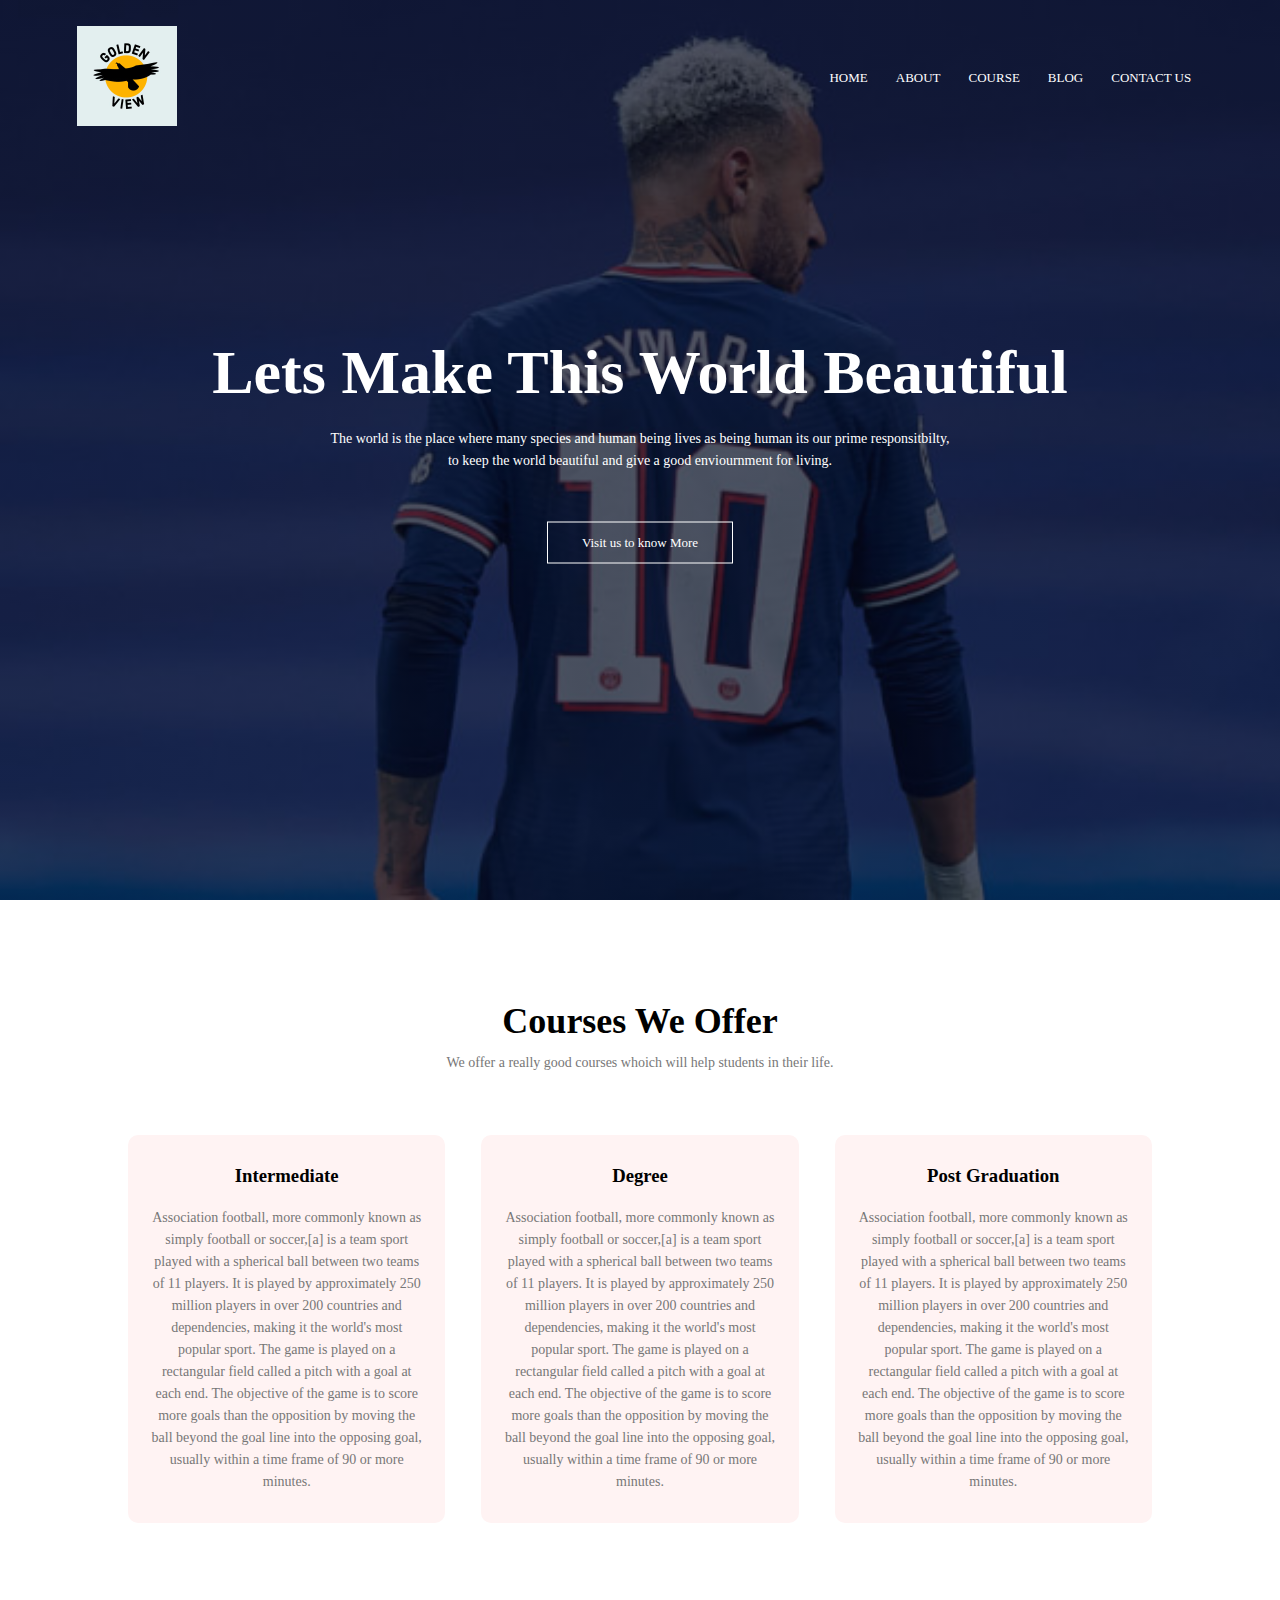
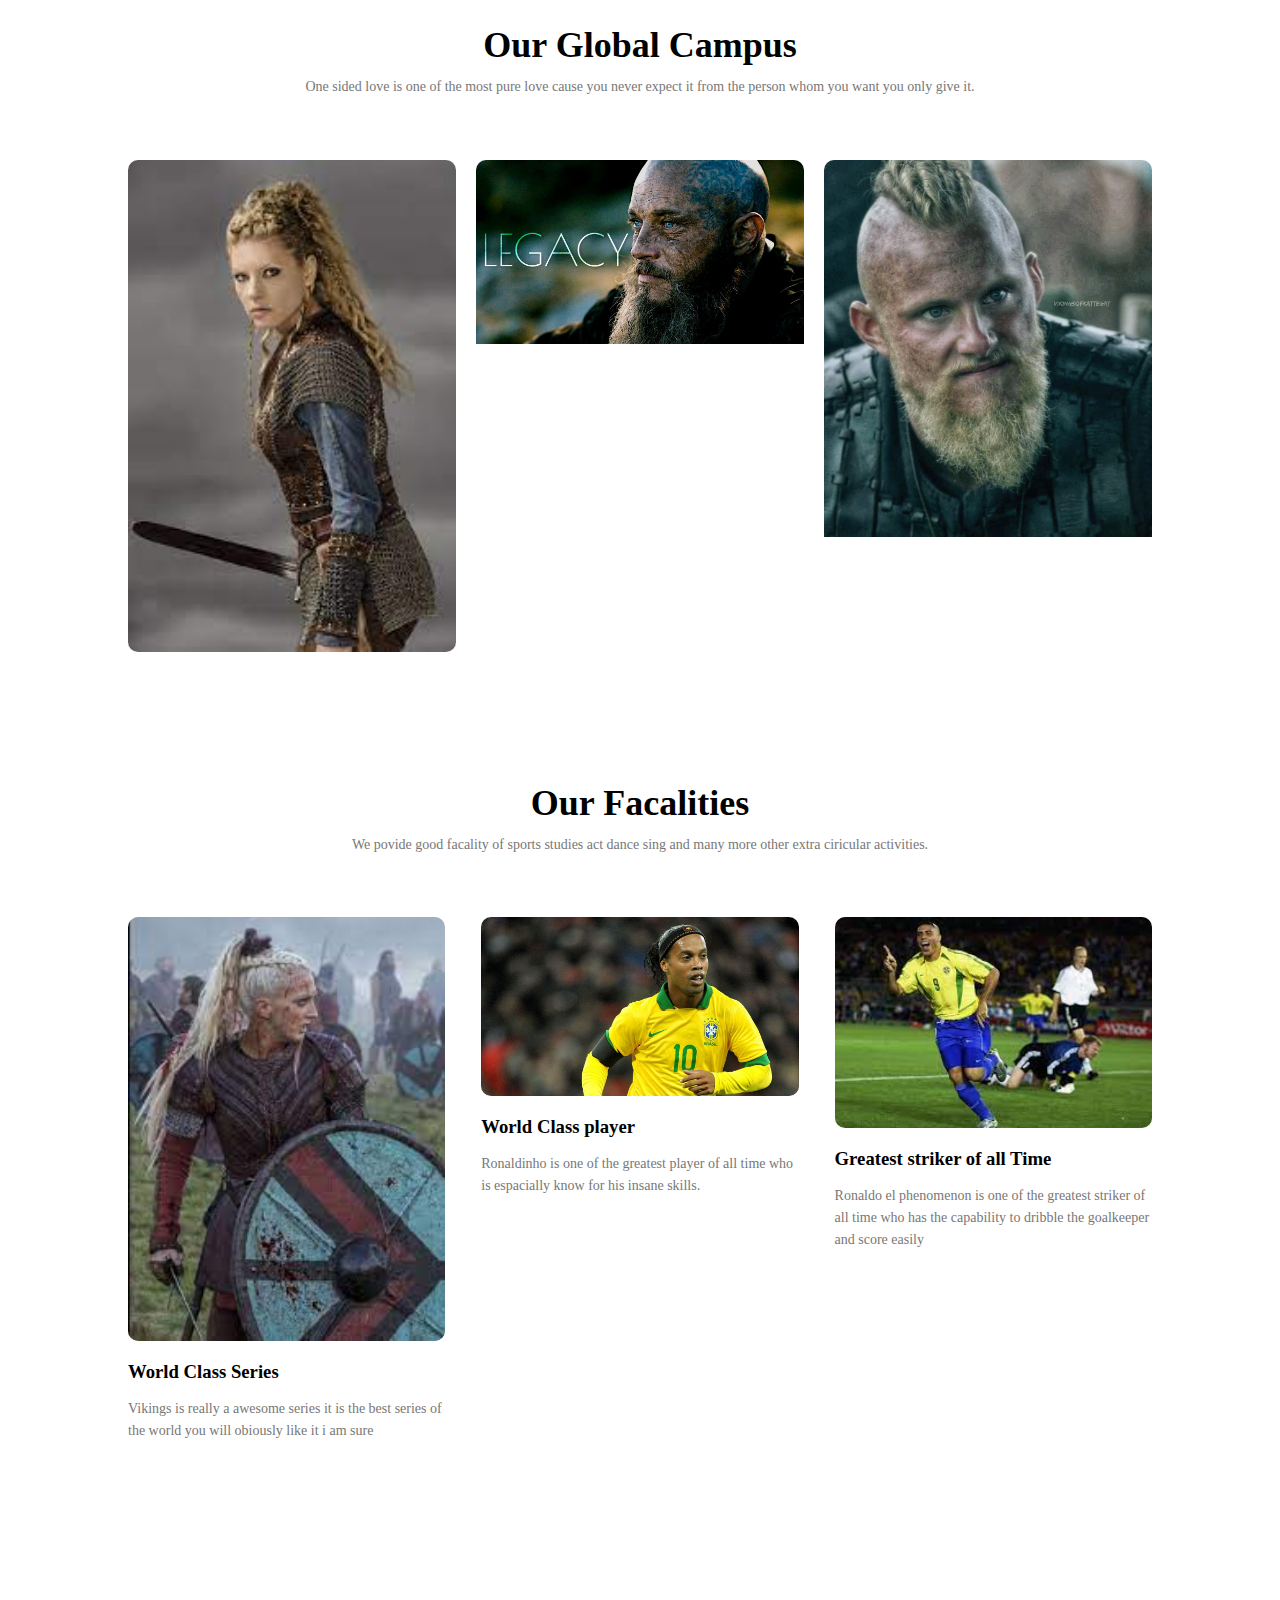
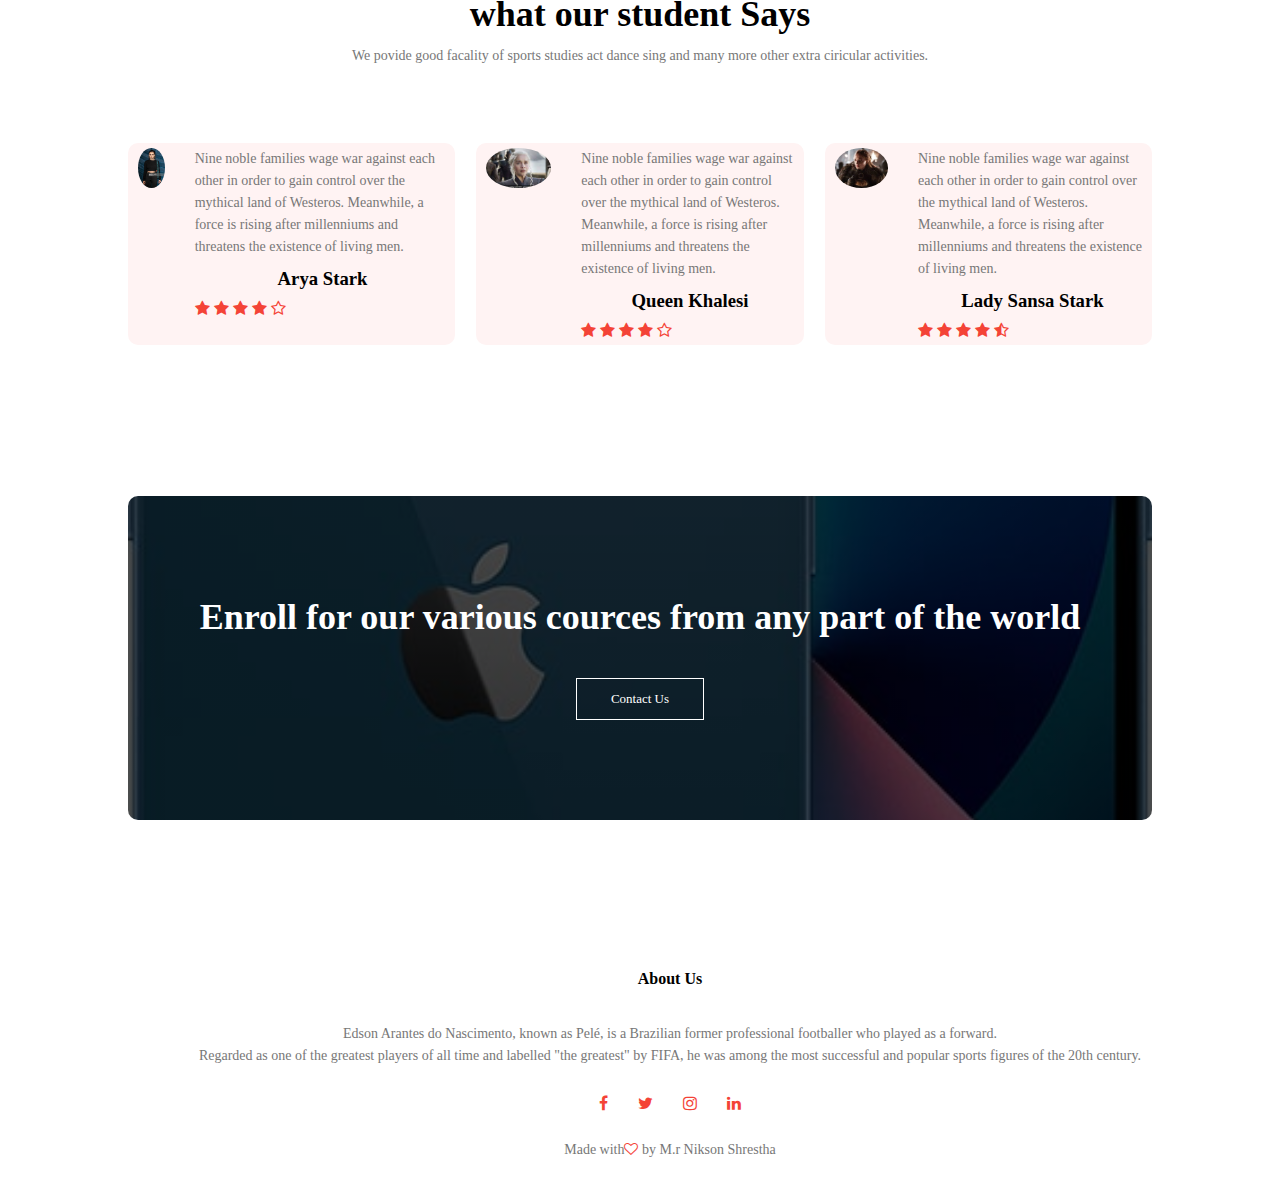
<file: website/index.html>
<!DOCTYPE html>
<html lang="en">
<head>
    <meta charset="UTF-8">
    <meta http-equiv="X-UA-Compatible" content="IE=edge">
    <meta name="viewport" content="width=device-width, initial-scale=1.0">
    <title>Document</title>
    <link rel="stylesheet" href="style.css">
    <link rel="stylesheet" href="https://stackpath.bootstrapcdn.com/font-awesome/4.7.0/css/font-awesome.min.css">
</head>
<body>
    <section class="header">
    <nav>
         <a href="index.html"><img src="images/logo.jpeg"></a>
         <div class="nav-links" id="navLinks">
            <i class="fa fa-times" onclick="hideMenu()"></i>
             <ul>
                 <li><a href="index.html">HOME</a></li>
                 <li><a href="about.html">ABOUT</a></li>
                 <li><a href="course.html">COURSE</a></li>
                 <li><a href="blog.html">BLOG</a></li>
                 <li><a href="contact.html">CONTACT US</a></li>
             </ul>
         </div>
         <i class="fa fa-bars" onclick="showMenu()"></i>
    </nav>
    <div class="text-box">
       <h1>Lets Make This World Beautiful</h1> 
       <p>
           The world is the place where many species and human being lives as being human its our prime responsitbilty,<br> to keep the world beautiful and give a good enviournment for living.
       </p>
       <a href="" class="hero-btn">Visit us to know More</a>
    </div>
    </section>
    <!--------Course-->
    <section class="course">
<h1>Courses We Offer</h1>
<p> We offer a really good courses whoich will help students in their life.</p>
<div class="row">
   <div class="course-col">
       <h3>Intermediate</h3>
       <p>Association football, more commonly known as simply football or soccer,[a] is a team sport played with a spherical ball between two teams of 11 players. It is played by approximately 250 million players in over 200 countries and dependencies, making it the world's most popular sport. The game is played on a rectangular field called a pitch with a goal at each end. The objective of the game is to score more goals than the opposition by moving the ball beyond the goal line into the opposing goal, usually within a time frame of 90 or more minutes.</p>

   </div> 
   <div class="course-col">
    <h3>Degree</h3>
    <p>Association football, more commonly known as simply football or soccer,[a] is a team sport played with a spherical ball between two teams of 11 players. It is played by approximately 250 million players in over 200 countries and dependencies, making it the world's most popular sport. The game is played on a rectangular field called a pitch with a goal at each end. The objective of the game is to score more goals than the opposition by moving the ball beyond the goal line into the opposing goal, usually within a time frame of 90 or more minutes.</p>

</div> 
<div class="course-col">
    <h3>Post Graduation</h3>
    <p>Association football, more commonly known as simply football or soccer,[a] is a team sport played with a spherical ball between two teams of 11 players. It is played by approximately 250 million players in over 200 countries and dependencies, making it the world's most popular sport. The game is played on a rectangular field called a pitch with a goal at each end. The objective of the game is to score more goals than the opposition by moving the ball beyond the goal line into the opposing goal, usually within a time frame of 90 or more minutes.</p>

</div> 
</div>
    </section>
    <!----campus-->
    <section class="campus">
        <h1>Our Global Campus</h1>
        <p>One sided love is one of the most pure love cause you never expect it from the person whom you want you only give it.</p>
        <div class="row">
            <div class="campus-col">
                <img src="images/lagretha.jfif">
                <div class="layer">
                    <h3> QUEEN LAGRETHA</h3>
                </div>
            </div>
            <div class="campus-col">
                <img src="images/ragnar.jpg">
                <div class="layer">
                    <h3> KING RAGNAR</h3>
                </div>
            </div>
            <div class="campus-col">
                <img src="images/byom.jpg">
                <div class="layer">
                    <h3> KING BYON</h3>
                </div>
            </div>

        </div>

    </section>
    <!----FACILITIES-->

    <section class="facalities">
<h1>Our Facalities</h1>
<p>We povide good facality of sports studies act dance sing and many more other extra ciricular activities.</p>
<div class="row">
    <div class="facilities-col">
        <img src="images/torvi.jfif">
        <h3>World Class Series</h3>
        <p>Vikings is really a awesome series it is the best series of the world you will obiously like it i am sure</p>

    </div>
    <div class="facilities-col">
        <img src="images/ronaldinho.jpg">
        <h3>World Class player</h3>
        <p>Ronaldinho is one of the greatest player of all time who is espacially know for his insane skills.</p>

    </div>
    <div class="facilities-col">
        <img src="images/ronaldo.jfif">
        <h3>Greatest striker of all Time</h3>
        <p>Ronaldo el phenomenon is one of the greatest striker of  all time who has the capability to dribble the goalkeeper and score easily </p>

    </div>
</div>
    </section>
    <!-----Testimonials-->
    <section class="testimonials">
        <h1>what our student Says</h1>
<p>We povide good facality of sports studies act dance sing and many more other extra ciricular activities.</p>
<div class="row">
    <div class="testimonial-col">
        <img src="images/arya.jpg">
<div>
    <p>Nine noble families wage war against each other in order to gain control over the mythical land of Westeros. Meanwhile, a force is rising after millenniums and threatens the existence of living men.</p>
    <h3>Arya Stark</h3>
    <i class="fa fa-star"></i>
    <i class="fa fa-star"></i>
    <i class="fa fa-star"></i>
    <i class="fa fa-star"></i>
    <i class="fa fa-star-o" ></i>
</div>
    </div>
    <div class="testimonial-col">
        <img src="images/khalesi.jfif">
<div>
    <p>Nine noble families wage war against each other in order to gain control over the mythical land of Westeros. Meanwhile, a force is rising after millenniums and threatens the existence of living men.</p>
    <h3>Queen Khalesi</h3>
    <i class="fa fa-star"></i>
    <i class="fa fa-star"></i>
    <i class="fa fa-star"></i>
    <i class="fa fa-star"></i>
    <i class="fa fa-star-o" ></i>
</div>
    </div>
    <div class="testimonial-col">
        <img src="images/sansa.jfif">
<div>
    <p>Nine noble families wage war against each other in order to gain control over the mythical land of Westeros. Meanwhile, a force is rising after millenniums and threatens the existence of living men.</p>
    <h3>Lady Sansa Stark</h3>
    <i class="fa fa-star"></i>
    <i class="fa fa-star"></i>
    <i class="fa fa-star"></i>
    <i class="fa fa-star"></i>
    <i class="fa fa-star-half-o" ></i>
</div>
    </div>

</div>

    </section>
    <!----Call to action-->
    <section class="cta">
        <h1>Enroll for our various cources from any part of the world</h1>
        <a href="" class="hero-btn">Contact Us</a>

    </section>
    <!---Footer-->
    <section class="footer">
        <h4>About Us</h4>
<p>Edson Arantes do Nascimento, known as Pelé, is a Brazilian former professional footballer who played as a forward.<br> Regarded as one of the greatest players of all time and labelled "the greatest" by FIFA, he was among the most successful and popular sports figures of the 20th century.</p>
<div class="icons">
    <i class="fa fa-facebook"></i>
    <i class="fa fa-twitter"></i>
    <i class="fa fa-instagram"></i>
    <i class="fa fa-linkedin"></i>
   </div>  
   <p>Made with<i class="fa fa-heart-o"></i> by M.r Nikson Shrestha</p> 
</section>
    <!--------java for toggle menu--------->
    <script>
        var navLinks= document.getElementById("navLinks")
        function showMenu()
        {
            navLinks.style.right ="0";
        }
        function hideMenu()
        {
           navLinks.style.right ="-200px"; 
        }
    </script>
</body>
</html>
</file>
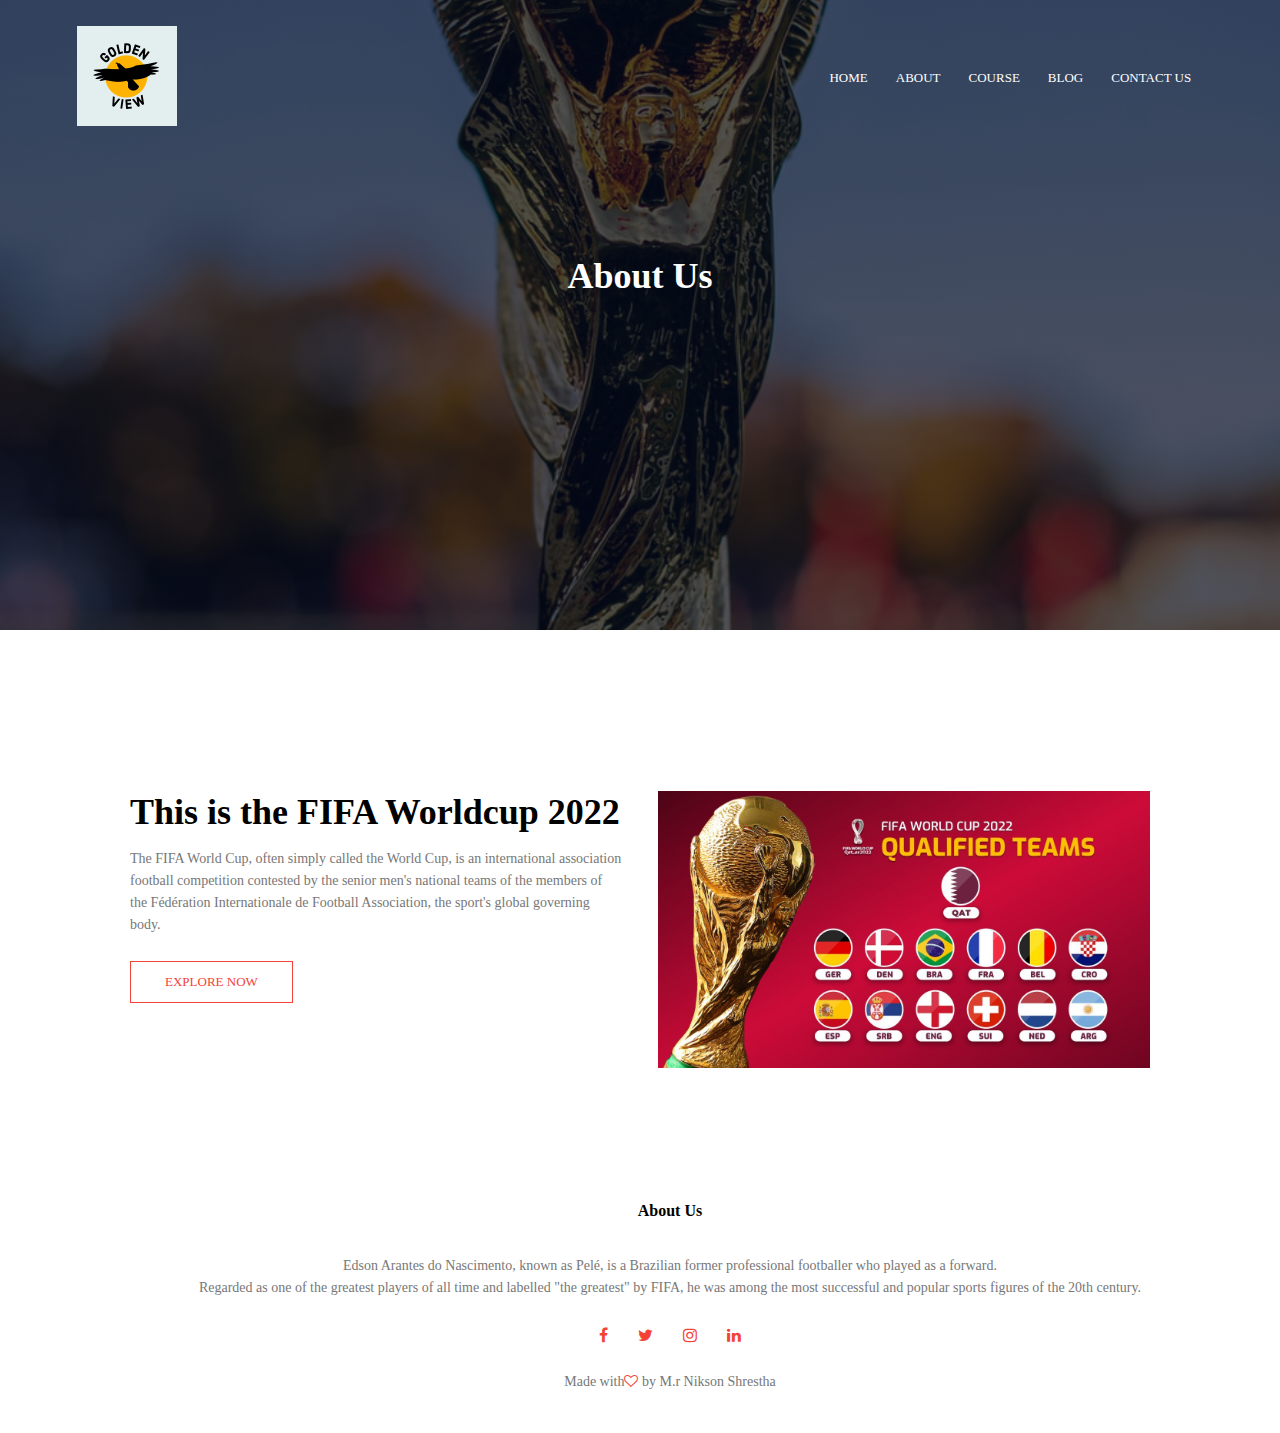
<file: website/about.html>
<!DOCTYPE html>
<html lang="en">
<head>
    <meta charset="UTF-8">
    <meta http-equiv="X-UA-Compatible" content="IE=edge">
    <meta name="viewport" content="width=device-width, initial-scale=1.0">
    <title>Document</title>
    <link rel="stylesheet" href="style.css">
    <link rel="stylesheet" href="https://stackpath.bootstrapcdn.com/font-awesome/4.7.0/css/font-awesome.min.css">
</head>
<body>
    <section class="sub-header">
    <nav>
         <a href="index.html"><img src="images/logo.jpeg"></a>
         <div class="nav-links" id="navLinks">
            <i class="fa fa-times" onclick="hideMenu()"></i>
             <ul>
                 <li><a href="index.html">HOME</a></li>
                 <li><a href="about.html">ABOUT</a></li>
                 <li><a href="course.html">COURSE</a></li>
                 <li><a href="blog.html">BLOG</a></li>
                 <li><a href="contact.html">CONTACT US</a></li>
             </ul>
         </div>
         <i class="fa fa-bars" onclick="showMenu()"></i>
    </nav>
   <h1>About Us</h1>
    </section>
    <!----about us contnt-->
    <section class="about-us">
        <div class="row">
            <div class="about-col">
                <h1>This is the FIFA Worldcup 2022</h1>
                <p>The FIFA World Cup, often simply called the World Cup, is an international association football competition contested by the senior men's national teams of the members of the Fédération Internationale de Football Association, the sport's global governing body.</p>
                <a href="" class="hero-btn red-btn">EXPLORE NOW</a>
            </div>
            <div class="about-col">
              <img src="images/team.jpg">  
            </div>

        </div>
    </section>
   <!----Footer-->
    <section class="footer">
        <h4>About Us</h4>
<p>Edson Arantes do Nascimento, known as Pelé, is a Brazilian former professional footballer who played as a forward.<br> Regarded as one of the greatest players of all time and labelled "the greatest" by FIFA, he was among the most successful and popular sports figures of the 20th century.</p>
<div class="icons">
    <i class="fa fa-facebook"></i>
    <i class="fa fa-twitter"></i>
    <i class="fa fa-instagram"></i>
    <i class="fa fa-linkedin"></i>
   </div>  
   <p>Made with<i class="fa fa-heart-o"></i> by M.r Nikson Shrestha</p> 
</section>
    <!--------java for toggle menu--------->
    <script>
        var navLinks= document.getElementById("navLinks")
        function showMenu()
        {
            navLinks.style.right ="0";
        }
        function hideMenu()
        {
           navLinks.style.right ="-200px"; 
        }
    </script>
</body>
</html>
</file>
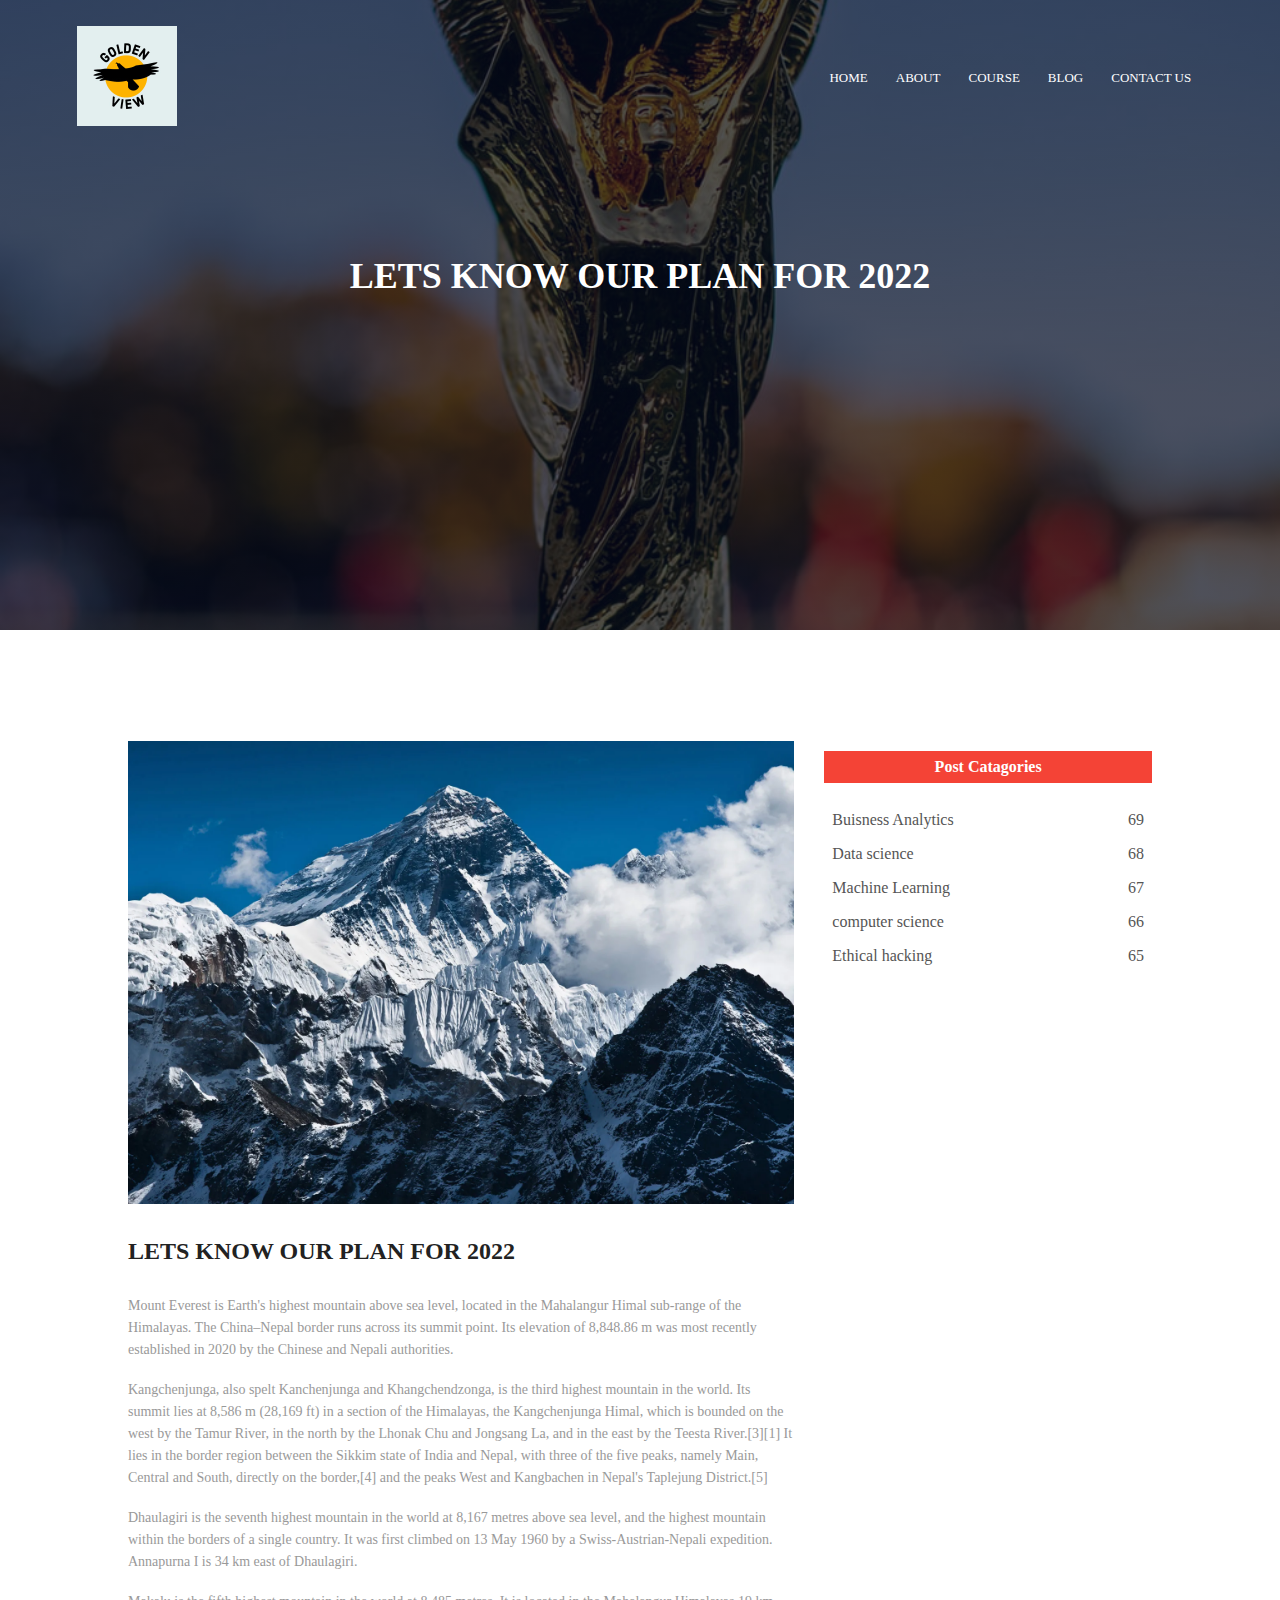
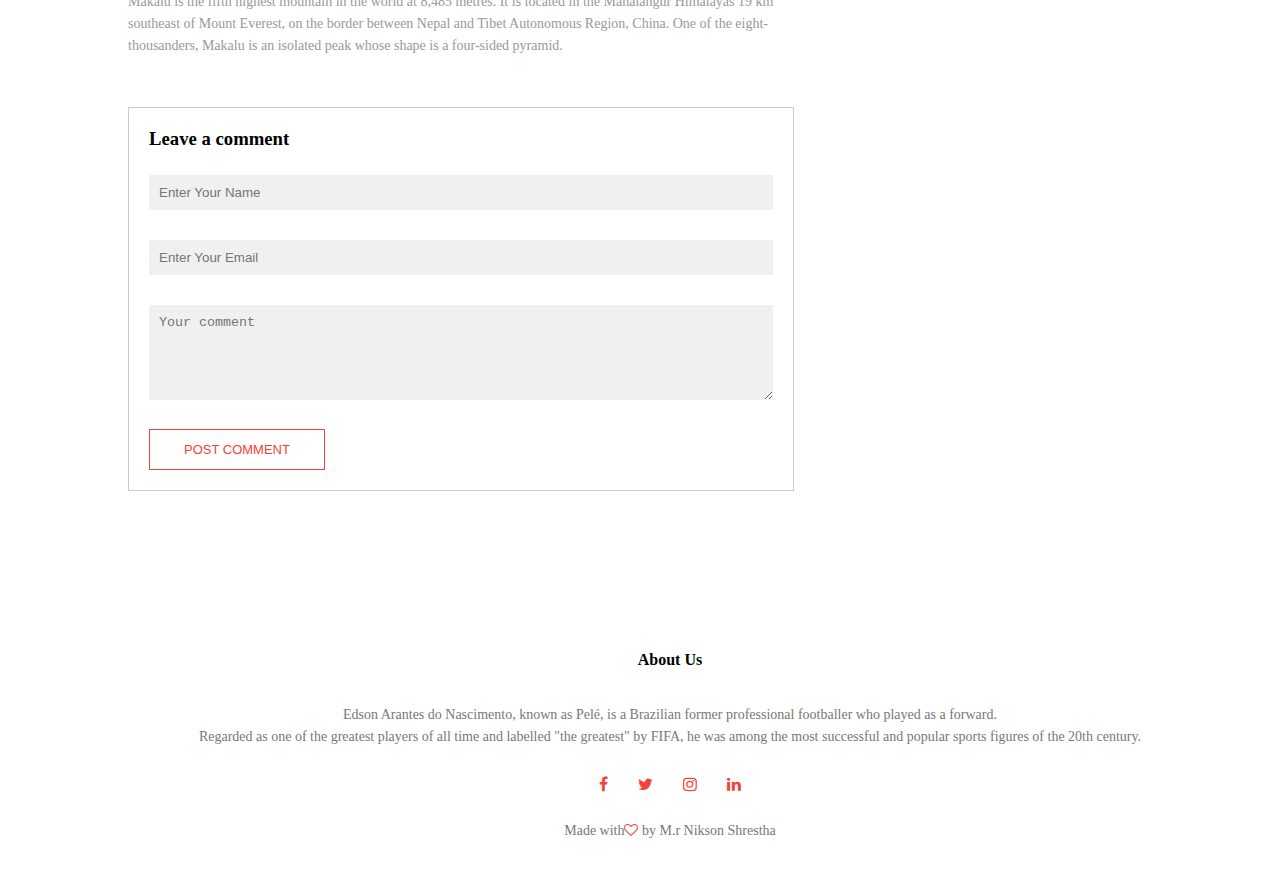
<file: website/blog.html>
<!DOCTYPE html>
<html lang="en">
<head>
    <meta charset="UTF-8">
    <meta http-equiv="X-UA-Compatible" content="IE=edge">
    <meta name="viewport" content="width=device-width, initial-scale=1.0">
    <title>Document</title>
    <link rel="stylesheet" href="style.css">
    <link rel="stylesheet" href="https://stackpath.bootstrapcdn.com/font-awesome/4.7.0/css/font-awesome.min.css">
</head>
<body>
    <section class="sub-header">
    <nav>
         <a href="index.html"><img src="images/logo.jpeg"></a>
         <div class="nav-links" id="navLinks">
            <i class="fa fa-times" onclick="hideMenu()"></i>
             <ul>
                 <li><a href="index.html">HOME</a></li>
                 <li><a href="about.html">ABOUT</a></li>
                 <li><a href="course.html">COURSE</a></li>
                 <li><a href="blog.html">BLOG</a></li>
                 <li><a href="contact.html">CONTACT US</a></li>
             </ul>
         </div>
         <i class="fa fa-bars" onclick="showMenu()"></i>
    </nav>
   <h1>LETS KNOW OUR PLAN FOR 2022</h1>
    </section>
    <!-----blog page content----->
    <section class="blog-content">
        <div class="row">
            <div class="blog-left"> 
                <img src="images/sagarmatha.webp">
                <h2>LETS KNOW OUR PLAN FOR 2022</h2>
                <p>Mount Everest is Earth's highest mountain above sea level, located in the Mahalangur Himal sub-range of the Himalayas. The China–Nepal border runs across its summit point. Its elevation of 8,848.86 m was most recently established in 2020 by the Chinese and Nepali authorities.</p>
                <br>
                <p>Kangchenjunga, also spelt Kanchenjunga and Khangchendzonga, is the third highest mountain in the world. Its summit lies at 8,586 m (28,169 ft) in a section of the Himalayas, the Kangchenjunga Himal, which is bounded on the west by the Tamur River, in the north by the Lhonak Chu and Jongsang La, and in the east by the Teesta River.[3][1] It lies in the border region between the Sikkim state of India and Nepal, with three of the five peaks, namely Main, Central and South, directly on the border,[4] and the peaks West and Kangbachen in Nepal's Taplejung District.[5]</p>
                <br>
                <p>Dhaulagiri is the seventh highest mountain in the world at 8,167 metres above sea level, and the highest mountain within the borders of a single country. It was first climbed on 13 May 1960 by a Swiss-Austrian-Nepali expedition. Annapurna I is 34 km east of Dhaulagiri.</p>
                <br>
                <p>Makalu is the fifth highest mountain in the world at 8,485 metres. It is located in the Mahalangur Himalayas 19 km southeast of Mount Everest, on the border between Nepal and Tibet Autonomous Region, China. One of the eight-thousanders, Makalu is an isolated peak whose shape is a four-sided pyramid.</p>
                <div class="comment-box">
                    <h3>Leave a comment</h3>
                    <form class="comment-form">
                        <input type="Text" placeholder="Enter Your Name">
                        <input type="email" placeholder="Enter Your Email">
                        <textarea rows="5" placeholder="Your comment"></textarea>
                        <button type="submit" class="hero-btn red-btn">POST COMMENT</button>

                    </form>
                </div>
            </div>
            <div class="blog-right">
                <h3>Post Catagories</h3>
                <div>
                    <span>Buisness Analytics</span>
                    <span>69</span>
                </div>
                <div>
                    <span>Data science</span>
                    <span>68</span>
                </div>
                <div>
                    <span>Machine Learning</span>
                    <span>67</span>
                </div>
                <div>
                    <span>computer science</span>
                    <span>66</span>
                </div>
                <div>
                    <span>Ethical hacking</span>
                    <span>65</span>
                </div>
                 </div>
        </div>
    </section>
      <!---Footer-->
    <section class="footer">
        <h4>About Us</h4>
<p>Edson Arantes do Nascimento, known as Pelé, is a Brazilian former professional footballer who played as a forward.<br> Regarded as one of the greatest players of all time and labelled "the greatest" by FIFA, he was among the most successful and popular sports figures of the 20th century.</p>
<div class="icons">
    <i class="fa fa-facebook"></i>
    <i class="fa fa-twitter"></i>
    <i class="fa fa-instagram"></i>
    <i class="fa fa-linkedin"></i>
   </div>  
   <p>Made with<i class="fa fa-heart-o"></i> by M.r Nikson Shrestha</p> 
</section>
    <!--------java for toggle menu--------->
    <script>
        var navLinks= document.getElementById("navLinks")
        function showMenu()
        {
            navLinks.style.right ="0";
        }
        function hideMenu()
        {
           navLinks.style.right ="-200px"; 
        }
    </script>
</body>
</html>
</file>
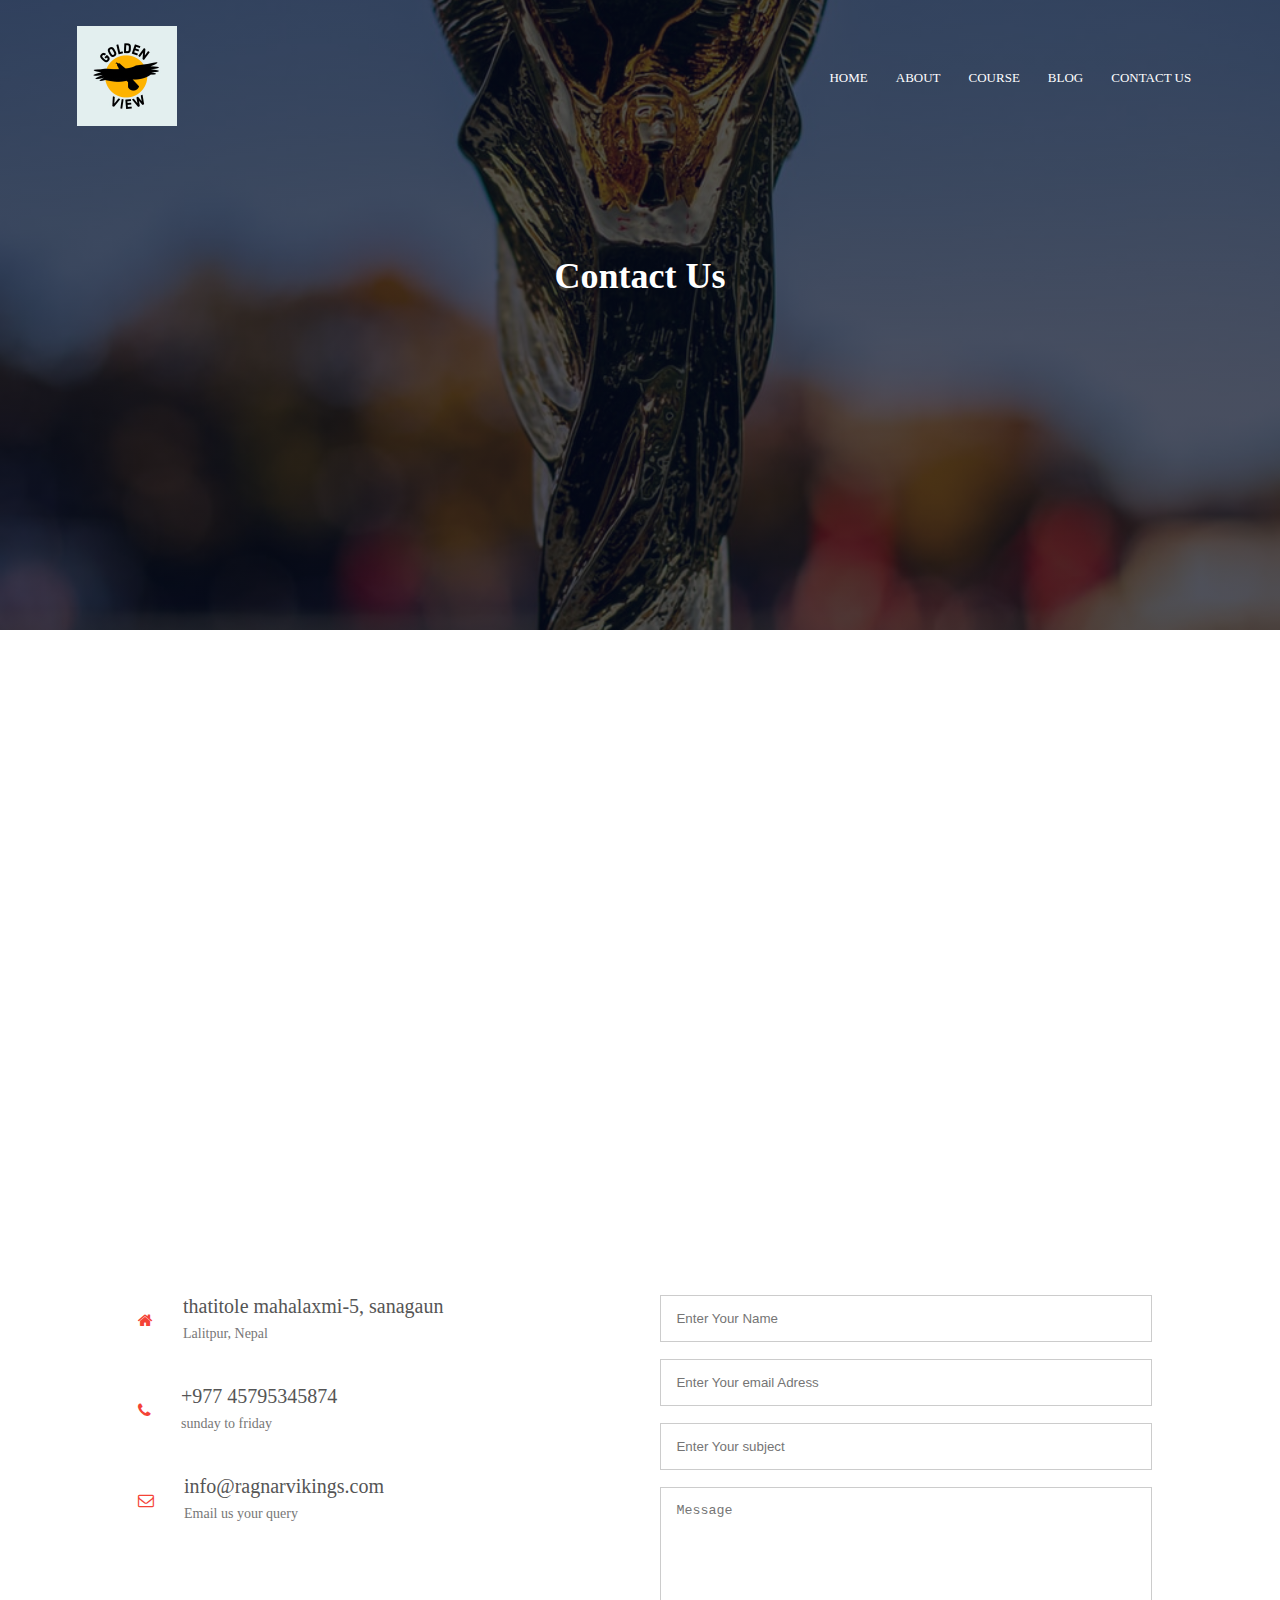
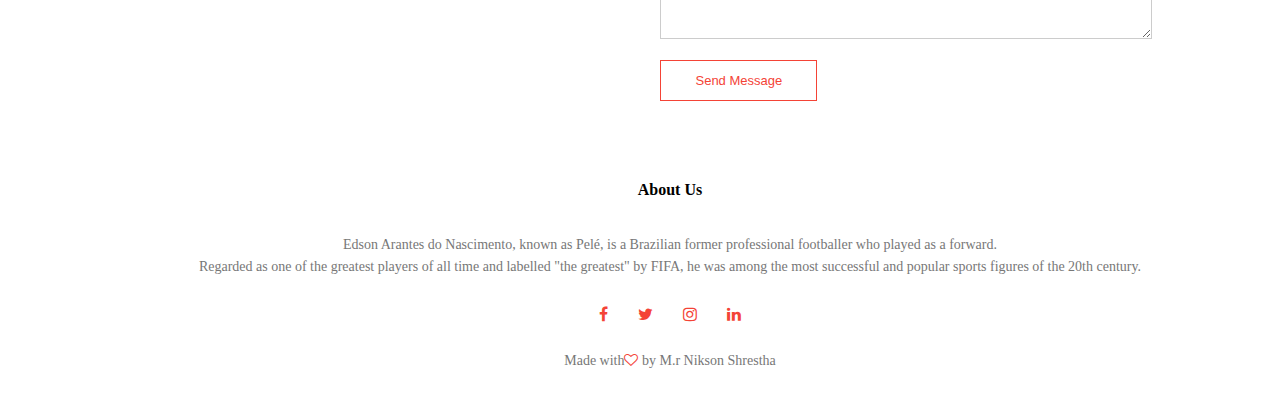
<file: website/contact.html>
<!DOCTYPE html>
<html lang="en">
<head>
    <meta charset="UTF-8">
    <meta http-equiv="X-UA-Compatible" content="IE=edge">
    <meta name="viewport" content="width=device-width, initial-scale=1.0">
    <title>Document</title>
    <link rel="stylesheet" href="style.css">
    <link rel="stylesheet" href="https://stackpath.bootstrapcdn.com/font-awesome/4.7.0/css/font-awesome.min.css">
</head>
<body>
    <section class="sub-header">
    <nav>
         <a href="index.html"><img src="images/logo.jpeg"></a>
         <div class="nav-links" id="navLinks">
            <i class="fa fa-times" onclick="hideMenu()"></i>
             <ul>
                 <li><a href="index.html">HOME</a></li>
                 <li><a href="about.html">ABOUT</a></li>
                 <li><a href="course.html">COURSE</a></li>
                 <li><a href="blog.html">BLOG</a></li>
                 <li><a href="contact.html">CONTACT US</a></li>
             </ul>
         </div>
         <i class="fa fa-bars" onclick="showMenu()"></i>
    </nav>
   <h1>Contact Us</h1>
    </section>
   
     <!----Contact us--> 
     <section class="location">
        <iframe src="https://www.google.com/maps/embed?pb=!1m18!1m12!1m3!1d56551.82649437672!2d85.34086220628627!3d27.640333851700465!2m3!1f0!2f0!3f0!3m2!1i1024!2i768!4f13.1!3m3!1m2!1s0x39eb10be35c7f167%3A0x3b5bc0a37d37a29e!2sMahalaxmi!5e0!3m2!1sen!2snp!4v1651562723183!5m2!1sen!2snp" width="600" height="450" style="border:0;" allowfullscreen="" loading="lazy" referrerpolicy="no-referrer-when-downgrade"></iframe>

     </section>   
     <section class="contact-us"> 
         <div class="row">
             <div class="contact-col">
               <div>
                <i class="fa fa-home"></i>
                <span>
                    <h5>thatitole mahalaxmi-5, sanagaun</h5>
                    <p>Lalitpur, Nepal</p>
                </span>
               </div>  
               <div>
                <i class="fa fa-phone"></i>
                <span>
                    <h5>+977 45795345874</h5>
                    <p>sunday to friday</p>
                </span>
               </div>  
               <div>
                <i class="fa fa-envelope-o"></i>
                <span>
                    <h5>info@ragnarvikings.com</h5>
                    <p>Email us your query</p>
                </span>
               </div>  
             </div>
             <div class="contact-col">
                 <form action="form-handeler.php" method="post">
                     <input type="text" name="name" placeholder="Enter Your Name" required>
                     <input type="email" name="email" placeholder="Enter Your email Adress" required>
                     <input type="text"name="subject" placeholder="Enter Your subject" required>
                     <textarea rows="8" placeholder="Message"required></textarea>
                     <button type="submit" class="hero-btn red-btn">Send Message</button>
                 </form>
             </div>
         </div>

     </section> 
<!--footer-->
     <section class="footer">
        <h4>About Us</h4>
<p>Edson Arantes do Nascimento, known as Pelé, is a Brazilian former professional footballer who played as a forward.<br> Regarded as one of the greatest players of all time and labelled "the greatest" by FIFA, he was among the most successful and popular sports figures of the 20th century.</p>
<div class="icons">
    <i class="fa fa-facebook"></i>
    <i class="fa fa-twitter"></i>
    <i class="fa fa-instagram"></i>
    <i class="fa fa-linkedin"></i>
   </div>  
   <p>Made with<i class="fa fa-heart-o"></i> by M.r Nikson Shrestha</p> 
</section>
    <!--------java for toggle menu--------->
    <script>
        var navLinks= document.getElementById("navLinks")
        function showMenu()
        {
            navLinks.style.right ="0";
        }
        function hideMenu()
        {
           navLinks.style.right ="-200px"; 
        }
    </script>
</body>
</html>
</file>
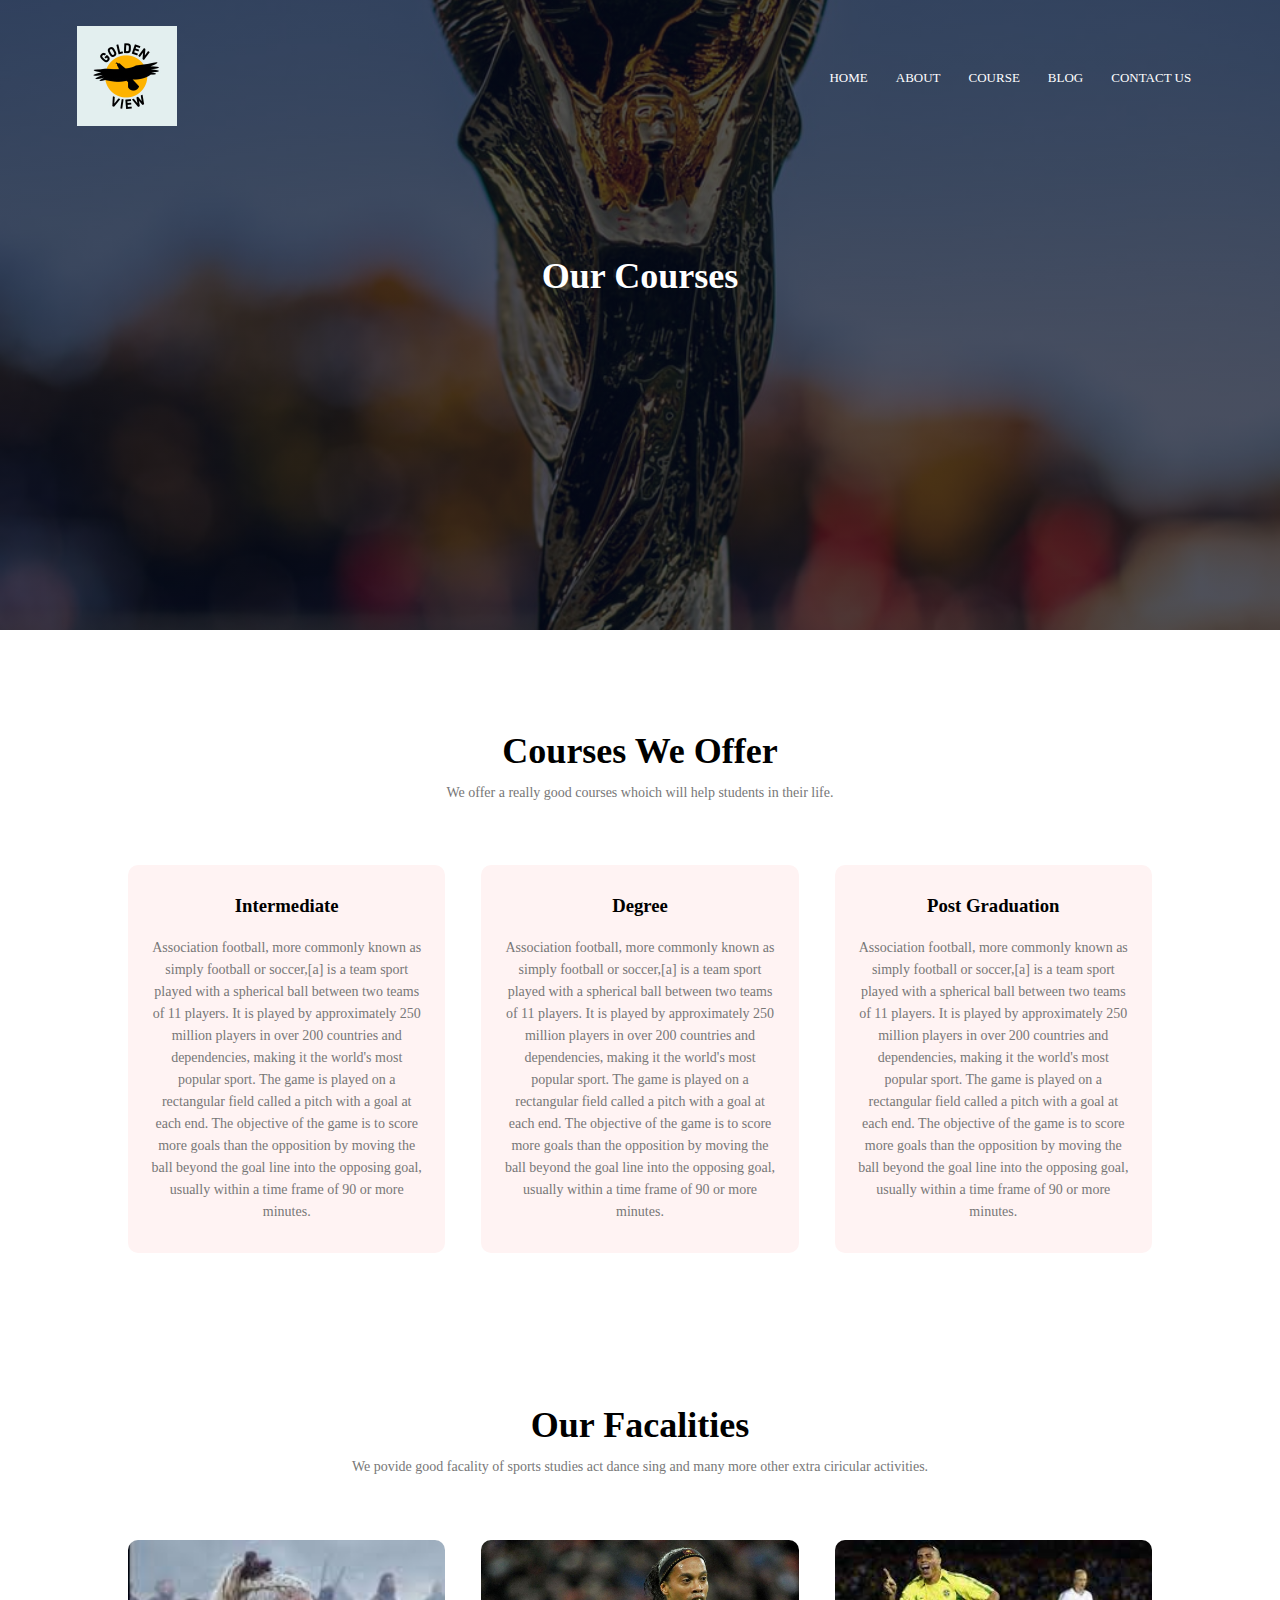
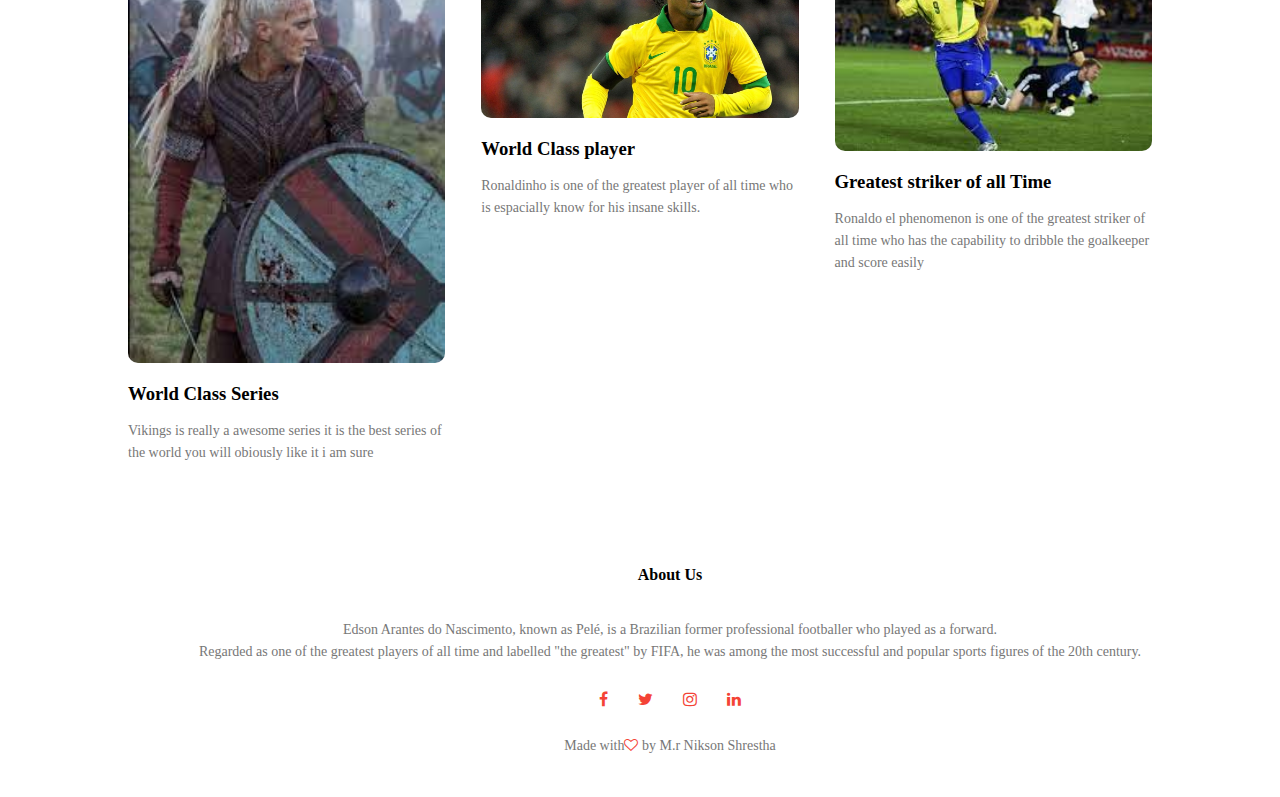
<file: website/course.html>
<!DOCTYPE html>
<html lang="en">
<head>
    <meta charset="UTF-8">
    <meta http-equiv="X-UA-Compatible" content="IE=edge">
    <meta name="viewport" content="width=device-width, initial-scale=1.0">
    <title>Document</title>
    <link rel="stylesheet" href="style.css">
    <link rel="stylesheet" href="https://stackpath.bootstrapcdn.com/font-awesome/4.7.0/css/font-awesome.min.css">
</head>
<body>
    <section class="sub-header">
    <nav>
         <a href="index.html"><img src="images/logo.jpeg"></a>
         <div class="nav-links" id="navLinks">
            <i class="fa fa-times" onclick="hideMenu()"></i>
             <ul>
                 <li><a href="index.html">HOME</a></li>
                 <li><a href="about.html">ABOUT</a></li>
                 <li><a href="course.html">COURSE</a></li>
                 <li><a href="blog.html">BLOG</a></li>
                 <li><a href="contact.html">CONTACT US</a></li>
             </ul>
         </div>
         <i class="fa fa-bars" onclick="showMenu()"></i>
    </nav>
   <h1>Our Courses</h1>
    </section>
    <!----Course-->
    <section class="course">
        <h1>Courses We Offer</h1>
        <p> We offer a really good courses whoich will help students in their life.</p>
        <div class="row">
           <div class="course-col">
               <h3>Intermediate</h3>
               <p>Association football, more commonly known as simply football or soccer,[a] is a team sport played with a spherical ball between two teams of 11 players. It is played by approximately 250 million players in over 200 countries and dependencies, making it the world's most popular sport. The game is played on a rectangular field called a pitch with a goal at each end. The objective of the game is to score more goals than the opposition by moving the ball beyond the goal line into the opposing goal, usually within a time frame of 90 or more minutes.</p>
        
           </div> 
           <div class="course-col">
            <h3>Degree</h3>
            <p>Association football, more commonly known as simply football or soccer,[a] is a team sport played with a spherical ball between two teams of 11 players. It is played by approximately 250 million players in over 200 countries and dependencies, making it the world's most popular sport. The game is played on a rectangular field called a pitch with a goal at each end. The objective of the game is to score more goals than the opposition by moving the ball beyond the goal line into the opposing goal, usually within a time frame of 90 or more minutes.</p>
        
        </div> 
        <div class="course-col">
            <h3>Post Graduation</h3>
            <p>Association football, more commonly known as simply football or soccer,[a] is a team sport played with a spherical ball between two teams of 11 players. It is played by approximately 250 million players in over 200 countries and dependencies, making it the world's most popular sport. The game is played on a rectangular field called a pitch with a goal at each end. The objective of the game is to score more goals than the opposition by moving the ball beyond the goal line into the opposing goal, usually within a time frame of 90 or more minutes.</p>
        
        </div> 
        </div>
            </section>
            <!-----Facalities-->
            <section class="facalities">
                <h1>Our Facalities</h1>
                <p>We povide good facality of sports studies act dance sing and many more other extra ciricular activities.</p>
                <div class="row">
                    <div class="facilities-col">
                        <img src="images/torvi.jfif">
                        <h3>World Class Series</h3>
                        <p>Vikings is really a awesome series it is the best series of the world you will obiously like it i am sure</p>
                
                    </div>
                    <div class="facilities-col">
                        <img src="images/ronaldinho.jpg">
                        <h3>World Class player</h3>
                        <p>Ronaldinho is one of the greatest player of all time who is espacially know for his insane skills.</p>
                
                    </div>
                    <div class="facilities-col">
                        <img src="images/ronaldo.jfif">
                        <h3>Greatest striker of all Time</h3>
                        <p>Ronaldo el phenomenon is one of the greatest striker of  all time who has the capability to dribble the goalkeeper and score easily </p>
                
                    </div>
                </div>
                    </section>
                    <!---Footer-->
   
    <section class="footer">
        <h4>About Us</h4>
<p>Edson Arantes do Nascimento, known as Pelé, is a Brazilian former professional footballer who played as a forward.<br> Regarded as one of the greatest players of all time and labelled "the greatest" by FIFA, he was among the most successful and popular sports figures of the 20th century.</p>
<div class="icons">
    <i class="fa fa-facebook"></i>
    <i class="fa fa-twitter"></i>
    <i class="fa fa-instagram"></i>
    <i class="fa fa-linkedin"></i>
   </div>  
   <p>Made with<i class="fa fa-heart-o"></i> by M.r Nikson Shrestha</p> 
</section>
    <!--------java for toggle menu--------->
    <script>
        var navLinks= document.getElementById("navLinks")
        function showMenu()
        {
            navLinks.style.right ="0";
        }
        function hideMenu()
        {
           navLinks.style.right ="-200px"; 
        }
    </script>
</body>
</html>
</file>
<file: website/style.css>
*
{
    margin: 0;
    padding: 0;
}
.header
{
    min-height: 100vh;
    width: 100%;
   background-image:linear-gradient(rgba(4,9,30,0.7),rgba(4,9,30,0.7)),url(images/neymar.jpeg);
    background-position: center;
    background-size: cover;
    position: relative;
}
NAV{
    display: flex;
    padding: 2% 6%;
    justify-content: space-between;
    align-items: center;

}
nav img{
    width: 100px;
}
.nav-links
{flex: 1;
    text-align: right;
}
.nav-links ul li{
    list-style: none;
    display: inline-block;
    padding: 8px 12px;
    position: relative;
}
.nav-links ul li a{
    color: #fff;
    text-decoration: none;
    font-size: 13px;
font-family:cursive
}
.nav-links ul li::after
{
    content:'';
    width: 0%;
    height: 2px;
    background: #f44336;
    display: block;
    margin: auto;
    transition: 0.5s;
}
.nav-links ul li:hover::after
{
    width: 100%;
}
.text-box
{
width: 90%;
color: #fff;
position: absolute;
top: 50%;
left: 50%;
transform: translate(-50%,-50%);
text-align: center;
}
.text-box h1
{
font-size: 62px;
}
.text-box p
{
    margin:10px 0 40px ;
    font-size: 14px;
    color: #fff;
}
.hero-btn
{
    display:inline-block ;
    text-decoration: none;
    color: #fff;
    border: 1px solid #fff;
    padding: 12px 34px;
    font-size: 13px;
    background: transparent;
    position: relative;
    cursor: pointer;
}
.hero-btn:hover
{
    border: 1px solid #f44336;
    background: #f44336 ;
    transition: 1s;
}
nav .fa
{
    display: none;
}
@media(max-width: 700px)
{
    .text-box h1{
        font-size: 20px;
    }
    .nav-links ul li {
        display: block;
    }
    .nav-links{
        position:fixed;
        background: #f44336;
        height: 100vh;
        width: 200px;
        top: 0;
        right: -2000px;
        text-align: left;
        z-index: 2;
        transition: 1s;

    }
    nav .fa
    {
        display: block;
        color: #fff;
        margin: 10px;
        font-size: 22px;
        cursor: pointer;

    }
    .nav-links ul 
    {
       padding: 30px; 
    }

}
/**-----course----*/
.course
{
  width: 80%;
 margin: auto;
text-align: center;
padding-top:100px ;
}
h1
{
    font-size: 36px;
    font-weight: 600;
}
p
{
    color: #777;
    font-size: 14px;
    font-weight:300 ;
    line-height: 22px;
    padding: 10px;

}
.row
{
    margin-top: 5%;
    display: flex;
    justify-content: space-between;
}
.course-col
{
    flex-basis: 31%;
    background: #fff3f3;
    border-radius: 10px;
    margin-bottom: 5%;
    padding: 20px 12px;
    box-sizing: border-box;
    transition: 0.5s;
}
h3{
    text-align: center;
    font-weight: 600;
    margin: 10px 0;
}
.course-col:hover
{
    box-shadow: 0 0 20px 0px rgba(0,0,0,0.2);
}
@media(max-width: 700px)
{
    .row
    {
      flex-direction:column; 
    }
}
/*------ Campus-------*/
.campus
{
    width: 80%;
    margin: auto;
    text-align: center;
    padding-top: 50px;
}
.campus-col
{
    flex-basis: 32%;
    border-radius: 10px;
    margin-bottom: 30px;
    position: relative;
    overflow: hidden;
}
.campus-col img
{
   width: 100%; 
   display: block;

}
.layer
{
    background:transparent;
    height: 100%;
    width: 100%;
    position: absolute;
    top: 0;
    left: 0;
    transition: 0.5s;
}
.layer:hover
{
    background: rgba(226,0,0,0.7); 
}
.layer h3{
    width: 100%;
    font-weight: 500;
    color: #fff;
    font-size: 26px;
    bottom: 0;
    left: 50%;
    transform: translateX(-50%);
    position: absolute;
    opacity: 0;
    transition: 0.5s;
}
.layer:hover h3
{
    bottom: 49%;
    opacity: 1;
}
/*--------Facalities----*/
.facalities
{
    width: 80%;
    margin: auto;
    text-align: center;
    padding-top: 100px;
}
.facilities-col
{
    flex-basis: 31%;
    border-radius: 10px;
    margin-bottom: 5%;
    text-align: left;
}
.facilities-col img
{
   width: 100%; 
   border-radius: 10px;
}
.facilities-col p
{
    padding: 0;
}
.facilities-col h3
{
    margin-top: 16px;
    margin-bottom: 15px;
    text-align: left;
}
/*-------testimonials-----*/
.testimonials
{
    width: 80%;
    margin: auto;
    padding-top: 100px;
    text-align: center ;
}
.testimonial-col
{
    flex-basis: 31%;
    border-radius: 10px;
    margin-bottom: 5%;
    text-align: left;
    background: #fff3f3;
    padding: 5px;
    cursor: pointer;
    display: flex;
}
.testimonial-col img
{
    height: 40px;
    margin-left: 5px;
    margin-right: 30px;
    border-radius: 50%;
}
.testimonial-col p{
    padding: 0;

}
.testimonial-col
{
    margin-top: 15px;
    text-align: left;
}
.testimonial-col .fa
{
    color: #f44336;
}
@media(max-width: 700px)
{
    .testimonial-col img
{
   
    margin-left: 0px;
    margin-right: 15px;
    
}
}
/*-----Call to action-----*/
.cta{
    margin: 100px auto;
    width: 80%;
    background-image: linear-gradient(rgba(0,0,0,0.7),rgba(0,0,0,0.7)),url(images/iphone.jpg);
    background-position: center;
    background-size: cover;
    border-radius: 10px;
    text-align: center;
    padding:100px 0;
}
.cta h1{
    color: #fff;
    margin-bottom: 40px;
    padding: 0;
}
@media(max-width:700px)
{
    .cta h1{
        font-size:24px;
    }
}
/**---Footer----*/
.footer
{
    width: 100%;
    text-align: center;
    padding: 30px;

}
.footer h4{
    margin-bottom:25px;
    margin-top: 20px;
    font-weight: 600;
}
.icons .fa
{
color: #f44336;
margin: 0 13px;
cursor: pointer;
padding: 18px 0;
}
.fa-heart-o
{
    color: #f44336;
}
/*------About Us-----------*/
.sub-header
{
height: 70vh;
width: 100%;
background-image: linear-gradient(rgba(4,9,30,0.7),rgba(4,9,30,0.7)),url(images/worldcup.jfif);
background-position: center;
background-size: cover;
text-align: center;
color: #fff;
}
.sub-header h1
{
   margin-top: 100px; 
}
.about-us
{
    width: 80%;
    margin: auto;
    padding-top: 80px;
    padding-bottom: 50px;
}
.about-col
{
   flex-basis: 48%;
   padding: 30px 2px; 
}
.about-col img{
    width: 100%;
}
.about-col h1
{
    padding-top: 0;
}
.about-col p
{
    padding: 15px 0 25px;
}
.red-btn
{
    border: 1px solid #f44336;
    background: transparent;
    color: #f44336;
}
.red-btn:hover{
    color: #fff;
}
/*-----Blog content-----*/
.blog-content{
width: 80%;
margin: auto;
padding: 60px 0;
}
.blog-left{
    flex-basis: 65%;
}
.blog-left img
{
    width: 100%;
}
.blog-left h2{
    color: #222;
    font-weight: 600;
    margin: 30px 0;
}
.blog-left p{
    color: #999;
    padding: 0;
}
.blog-right
{
    flex-basis: 32%;

}
.blog-right h3{
    background: #f44336;
    color: #fff;
    padding: 7px 0;
    font-size: 16px;
    margin-bottom: 20px;
}
.blog-right div{
    display: flex;
    align-items: center;
    justify-content: space-between;
    color: #555;
    padding: 8px;
    box-sizing: border-box;
}
.comment-box{
    border: 1px solid #ccc;
    margin: 50px 0;
    padding: 10px 20px;
}
.comment-box h3{
    text-align: left;
}
.comment-form input, .comment-form textarea{
    width: 100%;
    padding: 10px;
    margin: 15px 0;
    box-sizing: border-box;
    border: none;
    outline: none;
    background: #f0f0f0;
}
.comment-form button{
    margin: 10px 0;
}

@media(max-width:700px){
    .sub-header h1{
        font-size: 24px;
    }
}
/*-------contact us-----*/
.location{
    width: 80%;
    margin: auto;
    padding: 80px 0;
}
.location iframe{
    width: 100%;
}
.contact-us{
    width: 80%;
    margin: auto;
}
.contact-col{
    flex-basis: 48%;
    margin-bottom: 30px;
}
.contact-col div{
    display: flex;
    align-items: center;
    margin-bottom: 40px;
}
.contact-col div .fa{
    font-size:28 px;
    color: #f44336;
    margin: 10px;
    margin-right: 30px;
}
.contact-col div p{
    padding: 0;
}
.contact-col div h5{
    font-size: 20px;
    margin-bottom: 5px;
    color: #555;
    font-weight: 400;
}
.contact-col input, .contact-col textarea{
    width: 100%;
    padding: 15px;
    margin-bottom: 17px;
    outline: none;
    border: 1px solid #ccc;
    box-sizing: border-box;
}
</file>
